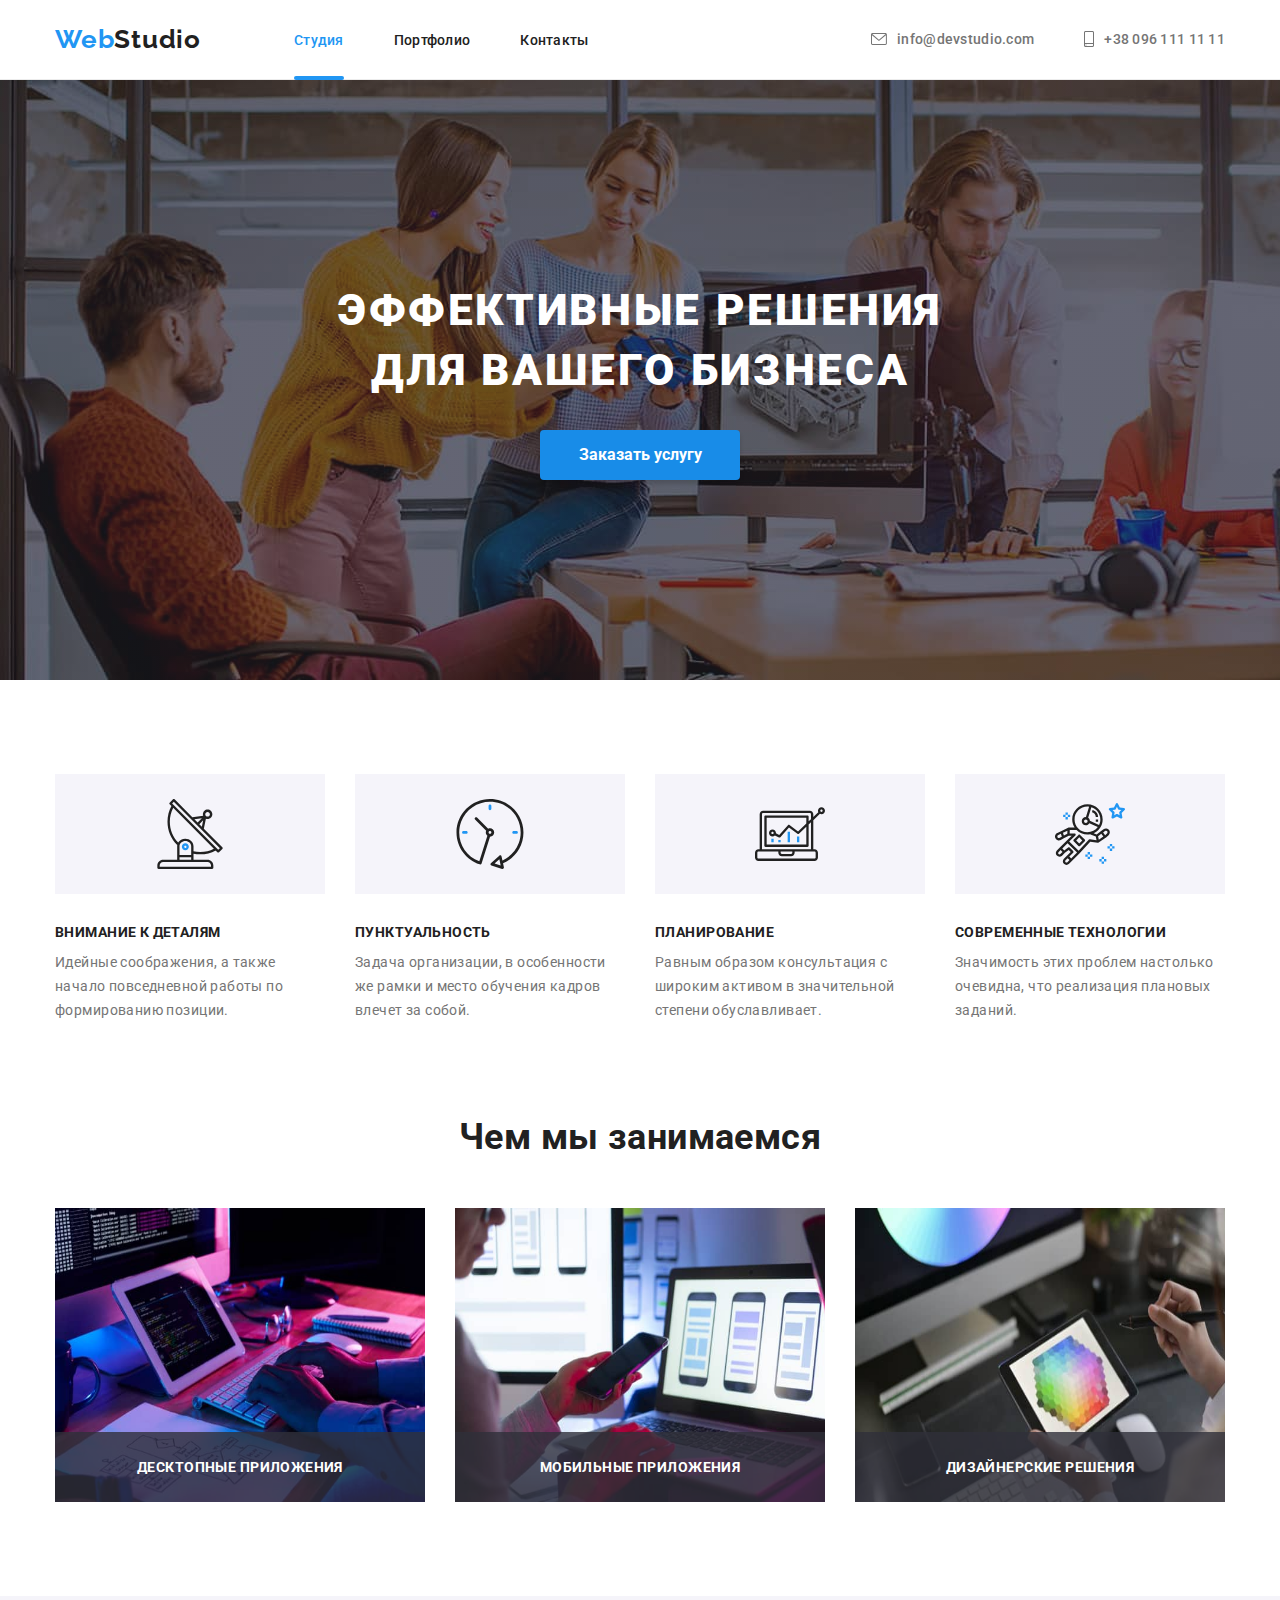
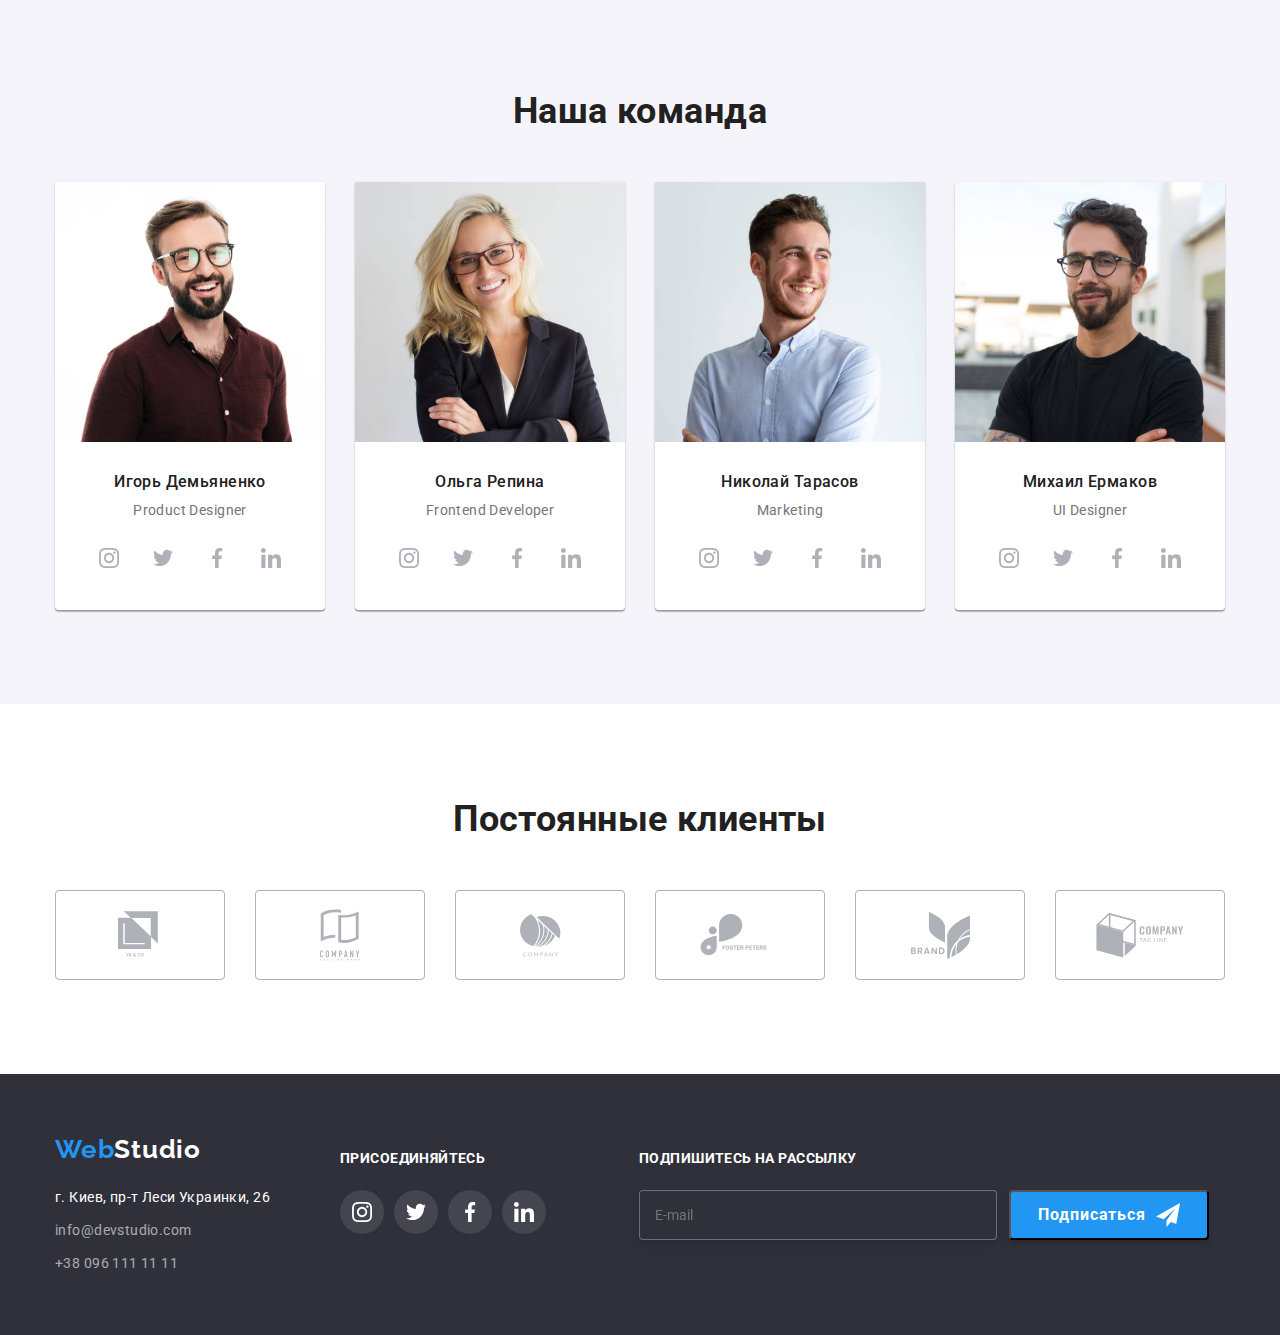
<file: index.html>
<!DOCTYPE html>
<html lang="ru">
<head>
    <meta charset="UTF-8">
    <meta name="viewport" content="width=device-width, initial-scale=1.0">
    <link rel="stylesheet" href="https://cdnjs.cloudflare.com/ajax/libs/modern-normalize/1.0.0/modern-normalize.min.css"/>
    <!-- <link rel="stylesheet" href="https://necolas.github.io/normalize.css/8.0.1/normalize.css" /> -->
    <link href="https://fonts.googleapis.com/css2?family=Oleo+Script&family=Raleway:wght@700&family=Roboto:wght@400;500;700;900&display=swap" rel="stylesheet">
    <link rel="stylesheet" href="./css/styles.css" />
    <title>Студия</title>
</head>

<body>
    <header>
        <div class="container container-header">
            <nav class="navigation">
                <a class="logo" href="./index.html" lang="en">Web<span class="logo-header">Studio</span></a>
                <ul class="container-nav">
                    <li class="nav-item"><a class="nav studio" href="./index.html">Студия</a></li>
                    <li class="nav-item"><a class="nav" href="./portfolio.html">Портфолио</a></li>
                    <li class="nav-item"><a class="nav" href="">Контакты</a></li>
                </ul>
            </nav>
            <address>
                <ul class="container-address">
                    <li class="contact-item">
                        <a class="contact-header mail" href="mailto:info@devstudio.com">
                            <svg class="envelope">
                                <use href="./images/icons/sprite.svg#envelope"></use>
                            </svg>
                            info@devstudio.com
                        </a>
                    </li>
                    <li class="contact-item">
                        <a class="contact-header phone" href="tel:+380961111111">
                            <svg class="smartphone">
                                <use href="./images/icons/sprite.svg#smartphone"></use>
                            </svg>
                            +38 096 111 11 11
                        </a>
                    </li>
                </ul>
            </address>
        </div>
    </header>

    <main>
        <section class="hero">
            <div class="container section-main">
                <h1 class="header-main">Эффективные решения для вашего бизнеса</h1>
                <button class="button-main" type="button" data-modal-open>Заказать услугу</button>
            </div>
        </section>

        <section class="features-section">
            <div class="container container-features">
                <ul class="features">
                    <li class="block-feature">
                        <div class="icon-feature">
                            <svg class="svg-feature">
                                <use href="./images/icons/sprite.svg#antenna"></use>
                            </svg>
                        </div>
                        <h3 class="header-feature">Внимание к деталям</h3>
                        <p class="desc-feature">Идейные соображения, а также начало повседневной работы по формированию позиции.</p>
                    </li>
                    <li class="block-feature">
                        <div class="icon-feature">
                            <svg class="svg-feature">
                                <use href="./images/icons/sprite.svg#clock"></use>
                            </svg>
                        </div>
                        <h3 class="header-feature">Пунктуальность</h3>
                        <p class="desc-feature">Задача организации, в особенности же рамки и место обучения кадров влечет за собой.</p>
                    </li>
                    <li class="block-feature">
                        <div class="icon-feature">
                            <svg class="svg-feature">
                                <use href="./images/icons/sprite.svg#diagram"></use>
                            </svg>
                        </div>
                        <h3 class="header-feature">Планирование</h3>
                        <p class="desc-feature">Равным образом консультация с широким активом в значительной степени обуславливает.</p>
                    </li>
                    <li class="block-feature">
                        <div class="icon-feature">
                            <svg class="svg-feature">
                                <use href="./images/icons/sprite.svg#astronaut"></use>
                            </svg>
                        </div>
                        <h3 class="header-feature">Современные технологии</h3>
                        <p class="desc-feature">Значимость этих проблем настолько очевидна, что реализация плановых заданий.</p>
                    </li>
                </ul>
            </div>
        </section>

        <section class="pictures-section">
            <div class="container">
                <h2 class="header-section">Чем мы занимаемся</h2>
                <ul class="images">
                    <li class="image">
                        <img src="./images/programer-working.jpg" width="370" height="294" alt="Написание программного кода" />
                        <p class="sign">Десктопные приложения</p>
                    </li>
                    <li class="image">
                        <img src="./images/developing-application-smartphones.jpg" width="370" height="294" alt="Анализ особенностей девайса" />
                        <p class="sign">Мобильные приложения</p>
                    </li>
                    <li class="image">
                        <img src="./images/colour-selection.jpg" width="370" height="294" alt="Выбор цветового оформления" />
                        <p class="sign">Дизайнерские решения</p>
                    </li>
                </ul>
            </div>
        </section>

        <section class="names-section">
            <div class="container">
                <h2 class="header-section">Наша команда</h2>
                <ul class="container-name">
                    <li class="block-name">
                        <img src="./images/ihor.jpg" width="270" height="260" alt="фото Игоря Демьяненко" />
                        <div class="name">
                            <h3 class="header-name">Игорь Демьяненко</h3>
                            <p class="desc-name" lang="en">Product Designer</p>
                            <ul class="icons-web">
                                <li class="item-web">
                                    <a class="link-web" href="https://instagram.com" target="_blank" rel="noopener noreferrer" aria-label="Instagram">
                                        <svg class="svg-web">
                                            <use href="./images/icons/sprite.svg#instagram"></use>
                                        </svg>
                                    </a>
                                </li>
                                <li class="item-web">
                                    <a class="link-web" href="https://twitter.com" target="_blank" rel="noopener noreferrer" aria-label="Twitter">
                                        <svg class="svg-web">
                                            <use href="./images/icons/sprite.svg#twitter"></use>
                                        </svg>
                                    </a>
                                </li>
                                <li class="item-web">
                                    <a class="link-web" href="https://facebook.com" target="_blank" rel="noopener noreferrer" aria-label="Facebook">
                                        <svg class="svg-web">
                                            <use href="./images/icons/sprite.svg#facebook"></use>
                                        </svg>
                                    </a>
                                </li>
                                <li class="item-web">
                                    <a class="link-web" href="https://linkedin.com" target="_blank" rel="noopener noreferrer" aria-label="LinkedIn">
                                        <svg class="svg-web">
                                            <use href="./images/icons/sprite.svg#linkedin"></use>
                                        </svg>
                                    </a>
                                </li>
                            </ul>
                        </div>
                    </li>
                    <li class="block-name">
                        <img src="./images/olha.jpg" width="270" height="260" alt="фото Ольги Репиной" />
                        <div class="name">
                            <h3 class="header-name">Ольга Репина</h3>
                            <p class="desc-name" lang="en">Frontend Developer</p>
                            <ul class="icons-web">
                                <li class="item-web">
                                    <a class="link-web" href="https://instagram.com" target="_blank" rel="noopener noreferrer" aria-label="Instagram">
                                        <svg class="svg-web">
                                            <use href="./images/icons/sprite.svg#instagram"></use>
                                        </svg>
                                    </a>
                                </li>
                                <li class="item-web">
                                    <a class="link-web" href="https://twitter.com" target="_blank" rel="noopener noreferrer" aria-label="Twitter">
                                        <svg class="svg-web">
                                            <use href="./images/icons/sprite.svg#twitter"></use>
                                        </svg>
                                    </a>
                                </li>
                                <li class="item-web">
                                    <a class="link-web" href="https://facebook.com" target="_blank" rel="noopener noreferrer" aria-label="Facebook">
                                        <svg class="svg-web">
                                            <use href="./images/icons/sprite.svg#facebook"></use>
                                        </svg>
                                    </a>
                                </li>
                                <li class="item-web">
                                    <a class="link-web" href="https://linkedin.com" target="_blank" rel="noopener noreferrer" aria-label="LinkedIn">
                                        <svg class="svg-web">
                                            <use href="./images/icons/sprite.svg#linkedin"></use>
                                        </svg>
                                    </a>
                                </li>
                            </ul>
                        </div>
                    </li>
                    <li class="block-name">
                        <img src="./images/mykhola.jpg" width="270" height="260" alt="фото Николая Тарасова" />
                        <div class="name">
                            <h3 class="header-name">Николай Тарасов</h3>
                            <p class="desc-name" lang="en">Marketing</p>
                            <ul class="icons-web">
                                <li class="item-web">
                                    <a class="link-web" href="https://instagram.com" target="_blank" rel="noopener noreferrer" aria-label="Instagram">
                                        <svg class="svg-web">
                                            <use href="./images/icons/sprite.svg#instagram"></use>
                                        </svg>
                                    </a>
                                </li>
                                <li class="item-web">
                                    <a class="link-web" href="https://twitter.com" target="_blank" rel="noopener noreferrer" aria-label="Twitter">
                                        <svg class="svg-web">
                                            <use href="./images/icons/sprite.svg#twitter"></use>
                                        </svg>
                                    </a>
                                </li>
                                <li class="item-web">
                                    <a class="link-web" href="https://facebook.com" target="_blank" rel="noopener noreferrer" aria-label="Facebook">
                                        <svg class="svg-web">
                                            <use href="./images/icons/sprite.svg#facebook"></use>
                                        </svg>
                                    </a>
                                </li>
                                <li class="item-web">
                                    <a class="link-web" href="https://linkedin.com" target="_blank" rel="noopener noreferrer" aria-label="LinkedIn">
                                        <svg class="svg-web">
                                            <use href="./images/icons/sprite.svg#linkedin"></use>
                                        </svg>
                                    </a>
                                </li>
                            </ul>
                        </div>
                    </li>
                    <li class="block-name">
                        <img src="./images/mykhaylo.jpg" width="270" height="260" alt="фото Михаила Ермакова" />
                        <div class="name">
                            <h3 class="header-name">Михаил Ермаков</h3>
                            <p class="desc-name" lang="en">UI Designer</p>
                            <ul class="icons-web">
                                <li class="item-web">
                                    <a class="link-web" href="https://instagram.com" target="_blank" rel="noopener noreferrer" aria-label="Instagram">
                                        <svg class="svg-web">
                                            <use href="./images/icons/sprite.svg#instagram"></use>
                                        </svg>
                                    </a>
                                </li>
                                <li class="item-web">
                                    <a class="link-web" href="https://twitter.com" target="_blank" rel="noopener noreferrer" aria-label="Twitter">
                                        <svg class="svg-web">
                                            <use href="./images/icons/sprite.svg#twitter"></use>
                                        </svg>
                                    </a>
                                </li>
                                <li class="item-web">
                                    <a class="link-web" href="https://facebook.com" target="_blank" rel="noopener noreferrer" aria-label="Facebook">
                                        <svg class="svg-web">
                                            <use href="./images/icons/sprite.svg#facebook"></use>
                                        </svg>
                                    </a>
                                </li>
                                <li class="item-web">
                                    <a class="link-web" href="https://linkedin.com" target="_blank" rel="noopener noreferrer" aria-label="LinkedIn">
                                        <svg class="svg-web">
                                            <use href="./images/icons/sprite.svg#linkedin"></use>
                                        </svg>
                                    </a>
                                </li>
                            </ul>
                        </div>
                    </li>
                </ul>
            </div>
        </section>

        <section class="permanent-section">
            <div class="container">
                <h3 class="header-section">Постоянные клиенты</h3>
                <ul class="icons-client">
                    <li class="item-client">
                        <a class="link-client" href="">
                            <svg class="client svg-client-1">
                                <use href="./images/icons/sprite.svg#logo_1"></use>
                            </svg>
                        </a>
                    </li>
                    <li class="item-client">
                        <a class="link-client" href="">
                            <svg class="client svg-client-2">
                                <use href="./images/icons/sprite.svg#logo_2"></use>
                            </svg>
                        </a>
                    </li>
                    <li class="item-client">
                        <a class="link-client" href="">
                            <svg class="client svg-client-3">
                                <use href="./images/icons/sprite.svg#logo_3"></use>
                            </svg>
                        </a>
                    </li>
                    <li class="item-client">
                        <a class="link-client" href="">
                            <svg class="client svg-client-4">
                                <use href="./images/icons/sprite.svg#logo_4"></use>
                            </svg>
                        </a>
                    </li>
                    <li class="item-client">
                        <a class="link-client" href="">
                            <svg class="client svg-client-5">
                                <use href="./images/icons/sprite.svg#logo_5"></use>
                            </svg>
                        </a>
                    </li>
                    <li class="item-client">
                        <a class="link-client" href="">
                            <svg class="client svg-client-6">
                                <use href="./images/icons/sprite.svg#logo_6"></use>
                            </svg>
                        </a>
                    </li>
                </ul>
            </div>
        </section>
    </main>

    <footer>
        <div class="container container-footer">
            <div class="left-footer">
                <a class="logo" href="./index.html" lang="en">Web<span class="logo-footer">Studio</span></a>
                <address>
                    <ul>
                        <li class="container-contacts"><a class="address" href="https://www.google.com/maps/d/viewer?mid=10uSM3H-mIU3GznYo2szRIEphczw&msa=0&ll=50.42732700000004%2C30.538092&z=17" target="_blank" rel="noopener noreferrer nofollow">г. Киев, пр-т Леси Украинки, 26</a></li>
                        <li class="container-contacts"><a class="contact-footer" href="mailto:info@devstudio.com">info@devstudio.com</a></li>
                        <li class="container-contacts"><a class="contact-footer" href="tel:+380961111111">+38 096 111 11 11</a></li>
                    </ul>
                </address>
            </div>
            <div class="center-footer">
                <span class="together">Присоединяйтесь</span>
                <ul class="icons-footer-web">
                    <li class="item-footer-web">
                        <a class="link-footer-web" href="https://instagram.com" target="_blank" rel="noopener noreferrer" aria-label="Instagram">
                            <svg class="svg-footer-web">
                                <use href="./images/icons/sprite.svg#instagram"></use>
                            </svg>
                        </a>
                    </li>
                    <li class="item-footer-web">
                        <a class="link-footer-web" href="https://twitter.com" target="_blank" rel="noopener noreferrer" aria-label="Twitter">
                            <svg class="svg-footer-web">
                                <use href="./images/icons/sprite.svg#twitter"></use>
                            </svg>
                        </a>
                    </li>
                    <li class="item-footer-web">
                        <a class="link-footer-web" href="https://facebook.com" target="_blank" rel="noopener noreferrer" aria-label="Facebook">
                            <svg class="svg-footer-web">
                                <use href="./images/icons/sprite.svg#facebook"></use>
                            </svg>
                        </a>
                    </li>
                    <li class="item-footer-web">
                        <a class="link-footer-web" href="https://linkedin.com" target="_blank" rel="noopener noreferrer" aria-label="LinkedIn">
                            <svg class="svg-footer-web">
                                <use href="./images/icons/sprite.svg#linkedin"></use>
                            </svg>
                        </a>
                    </li>
                </ul>
            </div>
            <div class="right-footer">
                <span class="together">Подпишитесь на рассылку</span>
                <form class="form-telegram" action="" method="post">
                    <input class="input-telegram" type="email" name="email-telegram" placeholder="E-mail"/>
                    <button class="button-telegram" type="submit">
                        <span class="text-telegram">Подписаться</span>
                        <svg class="svg-telegram">
                            <use href="./images/icons/sprite.svg#telegram"></use>
                        </svg>
                    </button>
                </form>
            </div>
        </div>
    </footer>

    <div class="backdrop is-hidden" data-modal>
        <div class="modal relative">
            <button class="close" data-modal-close>
                <svg class="x">
                    <use href="./images/icons/sprite.svg#close"></use>
                </svg>
            </button>
            <form class="modal-form">
                <span class="modal-text">Оставьте свои данные, мы вам перезвоним</span>
                <label class="modal-name-label">
                    <span class="label-text">Имя</span>
                    <input class="modal-input" type="text" name="modal-name" placeholder=""/>
                    <svg class="modal-svg modal-name-svg">
                        <use href="./images/icons/sprite.svg#person"></use>
                    </svg>
                </label>
                <label class="modal-phone-label">
                    <span class="label-text">Телефон</span>
                    <input class="modal-input" type="tel" name="modal-phone" placeholder=""/>
                    <svg class="modal-svg modal-phone-svg">
                        <use href="./images/icons/sprite.svg#phone"></use>
                    </svg>
                </label>
                <label class="modal-email-label">
                    <span class="label-text">Почта</span>
                    <input class="modal-input" type="email" name="modal-email" placeholder=""/>
                    <svg class="modal-svg modal-email-svg">
                        <use href="./images/icons/sprite.svg#email"></use>
                    </svg>
                </label>
                <label class="modal-comment-label">
                    <span class="label-text">Комментарий</span>
                    <textarea class="modal-input-comment" name="modal-comment" rows="6" placeholder="Введите текст"></textarea>
                </label>
                <label class="modal-checkbox-label">
                    <input class="checkbox" type="checkbox" name="user-checkbox"/>
                    <svg class="checkbox-svg">
                        <use href="./images/icons/sprite.svg#check"></use>
                    </svg>
                    <span>Соглашаюсь с рассылкой и принимаю <a class="checkbox-link" href="">Условия договора</a></span>
                </label>
                <button class="button-submit" type="submit">
                    <span class="text-submit">Отправить</span>
                </button>
            </form>
        </div>
    </div>

    <script src="./js/modal.js"></script>
</body>
</html>
</file>
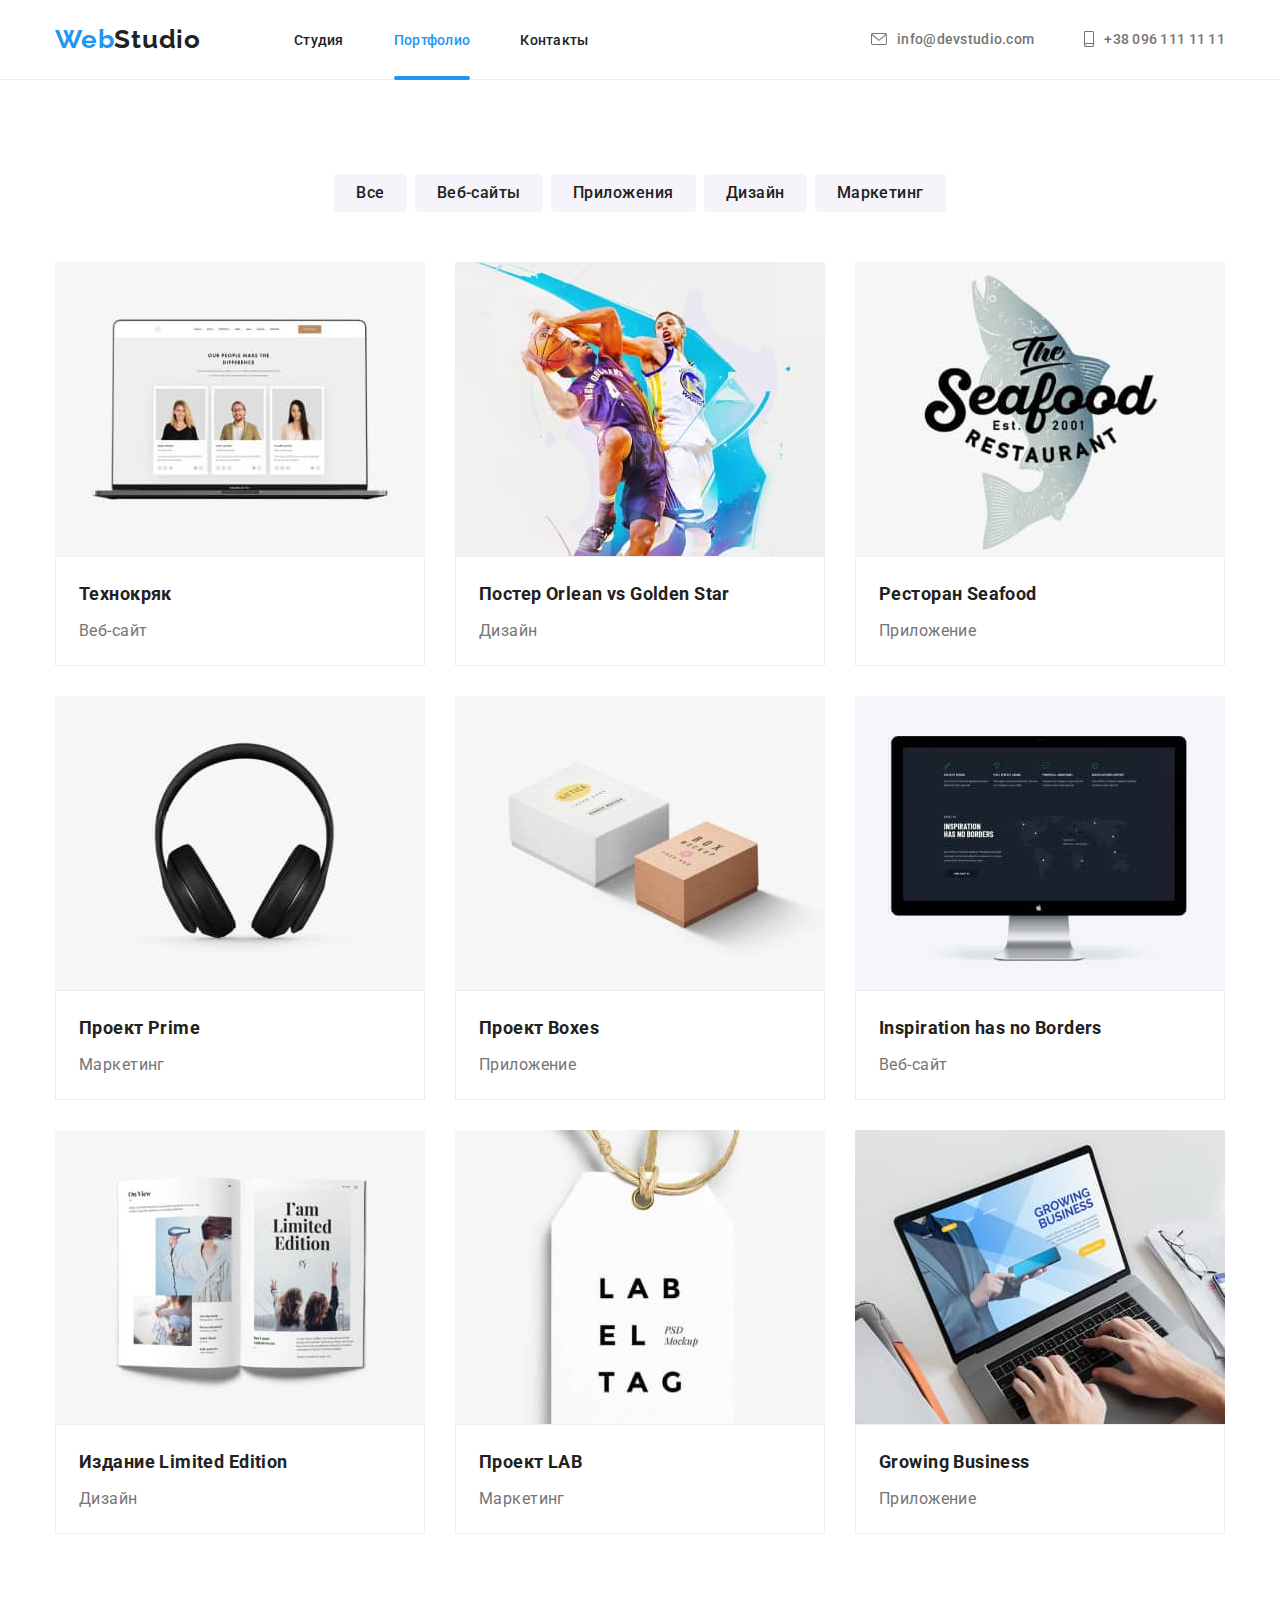
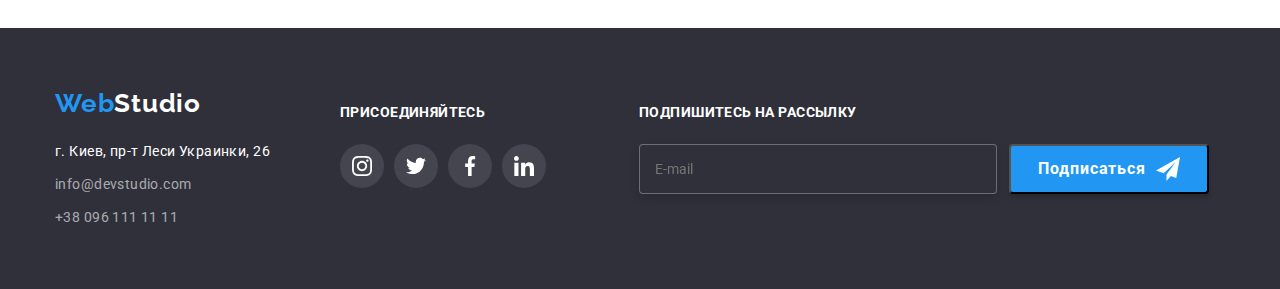
<file: portfolio.html>
<!DOCTYPE html>
<html lang="ru">
<head>
    <meta charset="UTF-8">
    <meta name="viewport" content="width=device-width, initial-scale=1.0">
    <link rel="stylesheet" href="https://cdnjs.cloudflare.com/ajax/libs/modern-normalize/1.0.0/modern-normalize.min.css"/>
    <!-- <link rel="stylesheet" href="https://necolas.github.io/normalize.css/8.0.1/normalize.css" /> -->
    <link href="https://fonts.googleapis.com/css2?family=Oleo+Script&family=Raleway:wght@700&family=Roboto:wght@400;500;700;900&display=swap" rel="stylesheet">
    <link rel="stylesheet" href="./css/styles.css" />
    <title>Портфолио</title>
</head>
<body>
    <header>
        <div class="container container-header">
            <nav class="navigation">
                <a class="logo" href="./index.html" lang="en">Web<span class="logo-header">Studio</span></a>
                <ul class="container-nav">
                    <li class="nav-item"><a class="nav" href="./index.html">Студия</a></li>
                    <li class="nav-item"><a class="nav portfolio" href="./portfolio.html">Портфолио</a></li>
                    <li class="nav-item"><a class="nav" href="">Контакты</a></li>
                </ul>
            </nav>
            <address>
                <ul class="container-address">
                    <li class="contact-item">
                        <a class="contact-header mail" href="mailto:info@devstudio.com">
                            <svg class="envelope">
                                <use href="./images/icons/sprite.svg#envelope"></use>
                            </svg>
                            info@devstudio.com
                        </a>
                    </li>
                    <li class="contact-item">
                        <a class="contact-header phone" href="tel:+380961111111">
                            <svg class="smartphone">
                                <use href="./images/icons/sprite.svg#smartphone"></use>
                            </svg>
                            +38 096 111 11 11
                        </a>
                    </li>
                </ul>
            </address>
        </div>
    </header>

    <main>
        <h1 hidden>Якась прихована херня</h1>
        <section class="block-portfolio">
            <div class="container">
                <h2 hidden>Лінки на портфоліо</h2>
                <ul class="block-button">
                    <li class="btn"><button class="buttons" type="button">Все</button></li>
                    <li class="btn"><button class="buttons" type="button">Веб-сайты</button></li>
                    <li class="btn"><button class="buttons" type="button">Приложения</button></li>
                    <li class="btn"><button class="buttons" type="button">Дизайн</button></li>
                    <li class="btn"><button class="buttons" type="button">Маркетинг</button></li>
                </ul>
                <ul class="desc">
                    <li class="desc-portfolio">
                        <a class="link-portfolio" href="">
                            <div class="box">
                                <img src="./images/tech.jpg" width="370" height="294" alt="Веб-сайт Технокряка" />
                                <p class="overlay">Технокряк это современная площадка распространения коронавируса. 
                                    Компании используют эту платформу для цифрового шпионажа и 
                                    атак на защищённые сервера конкурентов.</p>
                            </div>
                            <div class="project">
                                <h3 class="header-project">Технокряк</h3>
                                <p class="desc-project">Веб-сайт</p>
                            </div>
                        </a>
                    </li>
                    <li class="desc-portfolio">
                        <a class="link-portfolio" href="">
                            <div class="box">
                                <img src="./images/basket.jpg" width="370" height="294" alt="Дизайн постера" />
                                <p class="overlay">Технокряк это современная площадка распространения коронавируса. 
                                    Компании используют эту платформу для цифрового шпионажа и 
                                    атак на защищённые сервера конкурентов.</p>
                            </div>
                            <div class="project">
                                <h3 class="header-project">Постер <span lang="en">Orlean vs Golden Star</span></h3>
                                <p class="desc-project">Дизайн</p>
                            </div>
                        </a>
                    </li>
                    <li class="desc-portfolio">
                        <a class="link-portfolio" href="">
                            <div class="box">
                                <img src="./images/restaurant.jpg" width="370" height="294" alt="Приложение ресторана" />
                                <p class="overlay">Технокряк это современная площадка распространения коронавируса. 
                                    Компании используют эту платформу для цифрового шпионажа и 
                                    атак на защищённые сервера конкурентов.</p>
                            </div>
                            <div class="project">
                                <h3 class="header-project">Ресторан <span lang="en">Seafood</span></h3>
                                <p class="desc-project">Приложение</p>
                            </div>
                        </a>
                    </li>
                    <li class="desc-portfolio">
                        <a class="link-portfolio" href="">
                            <div class="box">
                                <img src="./images/prime.jpg" width="370" height="294" alt="Маркетинговый проект" />
                                <p class="overlay">Технокряк это современная площадка распространения коронавируса. 
                                    Компании используют эту платформу для цифрового шпионажа и 
                                    атак на защищённые сервера конкурентов.</p>
                                
                            </div>
                            <div class="project">
                                <h3 class="header-project">Проект <span lang="en">Prime</span></h3>
                                <p class="desc-project">Маркетинг</p>
                            </div>
                        </a>
                    </li>
                    <li class="desc-portfolio">
                        <a class="link-portfolio" href="">
                            <div class="box">
                                <img src="./images/boxes.jpg" width="370" height="294" alt="Приложение проекта" />
                                <p class="overlay">Технокряк это современная площадка распространения коронавируса. 
                                    Компании используют эту платформу для цифрового шпионажа и 
                                    атак на защищённые сервера конкурентов.</p>
                            </div>
                            <div class="project">
                                <h3 class="header-project">Проект <span lang="en">Boxes</span></h3>
                                <p class="desc-project">Приложение</p>
                            </div>
                        </a>
                    </li>
                    <li class="desc-portfolio">
                        <a class="link-portfolio" href="">
                            <div class="box">
                                <img src="./images/inspiration.jpg" width="370" height="294" alt="Веб-сайт Inspiration" />
                                <p class="overlay">Технокряк это современная площадка распространения коронавируса. 
                                    Компании используют эту платформу для цифрового шпионажа и 
                                    атак на защищённые сервера конкурентов.</p>
                            </div>
                            <div class="project">
                                <h3 class="header-project" lang="en">Inspiration has no Borders</h3>
                                <p class="desc-project">Веб-сайт</p>
                            </div>
                        </a>
                    </li>
                    <li class="desc-portfolio">
                        <a class="link-portfolio" href="">
                            <div class="box">
                                <img src="./images/publishing.jpg" width="370" height="294" alt="Дизайн издания" />
                                <p class="overlay">Технокряк это современная площадка распространения коронавируса. 
                                    Компании используют эту платформу для цифрового шпионажа и 
                                    атак на защищённые сервера конкурентов.</p>
                            </div>
                            <div class="project">
                                <h3 class="header-project">Издание <span lang="en">Limited Edition</span></h3>
                                <p class="desc-project">Дизайн</p>
                            </div>
                        </a>
                    </li>
                    <li class="desc-portfolio">
                        <a class="link-portfolio" href="">
                            <div class="box">
                                <img src="./images/lab.jpg" width="370" height="294" alt="Маркетинговый проект" />
                                <p class="overlay">Технокряк это современная площадка распространения коронавируса. 
                                    Компании используют эту платформу для цифрового шпионажа и 
                                    атак на защищённые сервера конкурентов.</p>
                            </div>
                            <div class="project">
                                <h3 class="header-project">Проект <span lang="en">LAB</span></h3>
                                <p class="desc-project">Маркетинг</p>
                            </div>
                        </a>
                    </li>
                    <li class="desc-portfolio">
                        <a class="link-portfolio" href="">
                            <div class="box">
                                <img src="./images/business.jpg" width="370" height="294" alt="Бизнесовое приложение" />
                                <p class="overlay">Технокряк это современная площадка распространения коронавируса. 
                                    Компании используют эту платформу для цифрового шпионажа и 
                                    атак на защищённые сервера конкурентов.</p>
                            </div>
                            <div class="project">
                                <h3 class="header-project" lang="en">Growing Business</h3>
                                <p class="desc-project">Приложение</p>
                            </div>
                        </a>
                    </li>
                </ul>
            </div>
        </section>
    </main>

    <footer>
        <div class="container container-footer">
            <div class="left-footer">
                <a class="logo" href="./index.html" lang="en">Web<span class="logo-footer">Studio</span></a>
                <address>
                    <ul>
                        <li class="container-contacts"><a class="address" href="https://www.google.com/maps/d/viewer?mid=10uSM3H-mIU3GznYo2szRIEphczw&msa=0&ll=50.42732700000004%2C30.538092&z=17" target="_blank" rel="noopener noreferrer nofollow">г. Киев, пр-т Леси Украинки, 26</a></li>
                        <li class="container-contacts"><a class="contact-footer" href="mailto:info@devstudio.com">info@devstudio.com</a></li>
                        <li class="container-contacts"><a class="contact-footer" href="tel:+380961111111">+38 096 111 11 11</a></li>
                    </ul>
                </address>
            </div>
            <div class="center-footer">
                <span class="together">Присоединяйтесь</span>
                <ul class="icons-footer-web">
                    <li class="item-footer-web">
                        <a class="link-footer-web" href="https://instagram.com" target="_blank" rel="noopener noreferrer" aria-label="Instagram">
                            <svg class="svg-footer-web">
                                <use href="./images/icons/sprite.svg#instagram"></use>
                            </svg>
                        </a>
                    </li>
                    <li class="item-footer-web">
                        <a class="link-footer-web" href="https://twitter.com" target="_blank" rel="noopener noreferrer" aria-label="Twitter">
                            <svg class="svg-footer-web">
                                <use href="./images/icons/sprite.svg#twitter"></use>
                            </svg>
                        </a>
                    </li>
                    <li class="item-footer-web">
                        <a class="link-footer-web" href="https://facebook.com" target="_blank" rel="noopener noreferrer" aria-label="Facebook">
                            <svg class="svg-footer-web">
                                <use href="./images/icons/sprite.svg#facebook"></use>
                            </svg>
                        </a>
                    </li>
                    <li class="item-footer-web">
                        <a class="link-footer-web" href="https://linkedin.com" target="_blank" rel="noopener noreferrer" aria-label="LinkedIn">
                            <svg class="svg-footer-web">
                                <use href="./images/icons/sprite.svg#linkedin"></use>
                            </svg>
                        </a>
                    </li>
                </ul>
            </div>
            <div class="right-footer">
                <span class="together">Подпишитесь на рассылку</span>
                <form class="form-telegram" action="" method="post">
                    <input class="input-telegram" type="email" name="email" placeholder="E-mail"/>
                    <button class="button-telegram" type="submit">
                        <span class="text-telegram">Подписаться</span>
                        <svg class="svg-telegram">
                            <use href="./images/icons/sprite.svg#telegram"></use>
                        </svg>
                    </button>
                </form>
            </div>
        </div>
    </footer>
</body>
</html>
</file>
<file: css/styles.css>
* {
    margin: 0px;
    padding: 0px;
}

p, h1, h2, h3, ul {
    margin-block-start: 0px;
    margin-block-end: 0px;
}

/* html {
    overflow-x: hidden;
} */

img {
    display: block;
    /* max-width: 100%; */
}

body {
    font-family: 'Roboto', sans-serif;
    font-weight: 400;
    font-size: 14px;
    color: #757575;
    letter-spacing: 0.03em;
    line-height: 24px;
}

a {
    text-decoration: none;
}

ul {
    list-style-type: none;
    padding-inline-start: 0px;
}

header {
    font-weight: 500;
    line-height: 16px;
    letter-spacing: 0.02em;
    padding-top: 24px;
    padding-bottom: 24px;
    border-bottom: 1px solid #ECECEC;
}

footer {
    padding-top: 60px;
    padding-bottom: 60px;
    background-color: #2F303A;
}

.nav, .contact-header, .contact-footer, .logo, .address {
    transition-property: color;
    transition-duration: 250ms;
    transition-timing-function: cubic-bezier(0.4, 0, 0.2, 1);
}

.nav:hover, .contact-header:hover, .contact-footer:hover,
.logo:hover, .address:hover/*, .contact-header:hover::before*/ {
    color: #2196F3;
    /* text-decoration: underline; */
    cursor: pointer;
}

.buttons:hover {
    color: #FFFFFF;
    background-color: #2196F3;
    /* text-decoration: underline; */
    cursor: pointer;
    box-shadow: 0px 3px 1px rgba(0, 0, 0, 0.1), 0px 1px 2px rgba(0, 0, 0, 0.08), 0px 2px 2px rgba(0, 0, 0, 0.12);
    border-radius: 4px;
}

.nav:focus, .contact-header:focus, .contact-footer:focus,
.logo:focus, .address:focus/*, .contact-header:focus::before*/ {
    color: #2196F3;
}

.buttons:focus {
    color: #FFFFFF;
    background-color:  #2196F3;
    box-shadow: 0px 3px 1px rgba(0, 0, 0, 0.1), 0px 1px 2px rgba(0, 0, 0, 0.08), 0px 2px 2px rgba(0, 0, 0, 0.12);
    border-radius: 4px;
}

.hero {
    background-color: #C4C4C4;
    background-image: linear-gradient(to right, rgba(47, 48, 58, 0.4), rgba(47, 48, 58, 0.4)), url(../images/fon.jpg);
    background-repeat: no-repeat;
    background-size: cover;
}

.logo {
    font-family: 'Raleway', sans-serif;
    font-weight: 700;
    font-size: 26px;
    color: #2196F3;
    line-height: 31px;
    letter-spacing: 0.03em;
}

header .logo {
    margin-right: 93px;
}

.logo-header, .nav {
    color: #212121;
}

.logo-footer {
    color: #FFFFFF;
}

.contact-header {
    color: #757575;
    font-style: normal;
}

.contact-footer {
    color: rgba(255, 255, 255, 0.6);
    font-style: normal;
}

.address {
    color: #FFFFFF;
    font-style: normal;
}

.button-main {
    font-family: 'Roboto', sans-serif;
    font-weight: 700;
    font-size: 16px;
    color: #FFFFFF;
    background-color: #188CE8;
    width: 200px;
    height: 50px;
    border: 0px;
    border-radius: 4px;
    box-shadow: 0px 4px 4px rgba(0, 0, 0, 0.15);
}

.buttons {
    font-family: 'Roboto', sans-serif;
    font-weight: 500;
    font-size: 16px;
    line-height: 26px;
    letter-spacing: 0.03em;
    color: #212121;
    background-color: #F5F4FA;
    border: 0px;
    border-radius: 4px;
    padding: 6px 22px;
    transition-property: color, background-color, box-shadow;
    transition-duration: 250ms;
    transition-timing-function: cubic-bezier(0.4, 0, 0.2, 1);
}

.header-main {
    font-weight: 900;
    font-size: 44px;
    color: #FFFFFF;
    text-transform: uppercase;
    text-align: center;
    letter-spacing: 0.06em;
    line-height: 60px;
    width: 696px;
    height: 120px;
    margin-bottom: 30px;
}

.header-project {
    font-weight: 700;
    font-size: 18px;
    color: #212121;
    line-height: 36px;
    margin-bottom: 4px;
}

.header-section {
    font-weight: 700;
    font-size: 36px;
    color: #212121;
    line-height: 42px;
    text-align: center;
    margin-bottom: 50px;
}

.header-feature {
    font-weight: 700;
    font-size: 14px;
    color: #212121;
    text-transform: uppercase;
    line-height: 16px;
    margin-bottom: 10px;
}

.header-name {
    font-weight: 500;
    font-size: 16px;
    color: #212121;
    line-height: 19px;
    text-align: center;
    margin-bottom: 10px;
}

.desc-name {
    line-height: 19px;
    text-align: center;
    margin-bottom: 16px;
}

/*.project {
    font-size: 16px;
    line-height: 30px;
    padding: 20px 24px;
}*/

.project {
    font-size: 16px;
    line-height: 30px;
    padding: 19px 23px;
    border: 1px solid #EEEEEE;
}

.desc-project {
    color: #757575;
}

.studio, .portfolio {
    color: #2196F3;
}

.nav-item {
    position: relative;
}

.studio::after, .portfolio::after {
    content: '';
    background-color: #2196F3;
    position: absolute;
    display: block;
    width: 100%;
    height: 4px;
    border-radius: 2px;
    bottom: -32px;
}

.container {
    width: 1200px;
    margin-left: auto;
    margin-right: auto;
    padding-left: 15px;
    padding-right: 15px;
}

.container-nav, .container-address {
    display: inline-flex;
}

.nav-item:not(:last-child), .contact-item:not(:last-child) {
    margin-right: 50px;
}

.container-header {
    display: flex;
    align-items: center;
    justify-content: flex-end;
}

.navigation {
    display: flex;
    align-items: center;
    margin-right: auto;
}

.hero {
    padding-top: 200px;
    padding-bottom: 200px;
}

.section-main {
    display: flex;
    flex-direction: column;
    align-items: center;
}

.features-section, .block-portfolio, .permanent-section {
    padding-top: 94px;
    padding-bottom: 94px;
}

/*.container-features {
    height: 101px;
}*/

.features, .images, .container-name {
    display: flex;
    flex-direction: row;
    /*margin-left: -30px;*/
}

.block-feature {
    /*margin-left: 30px;
    flex-basis: calc(100% / 4 - 30px);*/
    width: 270px;
}

.block-feature:not(:first-child), .image:not(:first-child),
.block-name:not(:first-child) {
    margin-left: 30px;
}

.pictures-section {
    padding-bottom: 94px;
}

.image {
    /*margin-left: 30px;
    flex-basis: calc(100% / 3 - 30px);*/
    width: 370px;
    position: relative;
}

.names-section {
    padding-top: 94px;
    padding-bottom: 94px;
    background-color: #F5F4FA;
}

.block-name {
    /*margin-left: 30px;
    flex-basis: calc(100% / 4 - 30px);*/
    width: 270px;
    background-color: #FFFFFF;
    border-radius: 0px 0px 4px 4px;
    box-shadow: 0px 1px 3px rgba(0, 0, 0, 0.12), 0px 1px 1px rgba(0, 0, 0, 0.14), 0px 2px 1px rgba(0, 0, 0, 0.2);
}

.name {
    margin-top: 30px;
    margin-bottom: 30px;
}

footer address {
    margin-top: 20px;
}

.container-contacts:not(:last-child) {
    margin-bottom: 9px;
}

.block-button {
    margin-bottom: 50px;
    display: flex;
    justify-content: center;
}

.btn:not(:last-child) {
    margin-right: 8px;
}

.desc {
    display: flex;
    flex-wrap: wrap;
    /*margin-left: -30px;
    margin-top: -30px;*/
}

.desc-portfolio {
    /*margin-left: 30px;
    margin-top: 30px;
    flex-basis: calc(100% / 3 - 30px);*/
    width: 370px;
}

.desc-portfolio:nth-child(n+4) {
    margin-top: 30px;
}

.desc-portfolio:not(:nth-child(3n+1)) {
    margin-left: 30px;
}

.icons-web, .icons-client {
    display:flex;
    justify-content: center;
}

.item-web:not(:last-child) {
    margin-right: 10px;
}

.link-web {
    display:flex;
    justify-content: center;
    align-items: center;
    width: 44px;
    height: 44px;
    background-color: #FFFFFF;
    border-radius: 50%;
    transition-property: background-color;
    transition-duration: 250ms;
    transition-timing-function: cubic-bezier(0.4, 0, 0.2, 1);
}

.link-web:hover, .link-web:focus,
.link-footer-web:hover, .link-footer-web:focus {
    background-color: #2196F3;
}

.link-web:hover .svg-web, .link-web:focus .svg-web,
.link-footer-web:hover .svg-footer-web, .link-footer-web:focus .svg-footer-web {
    fill: #FFFFFF;
}

.svg-web {
    width: 20px;
    height: 20px;
    fill: #AFB1B8;
    transition-property: fill;
    transition-duration: 250ms;
    transition-timing-function: cubic-bezier(0.4, 0, 0.2, 1);
}

/*.item-feature:not(:last-child) {
    margin-right: 30px;
}*/

.icon-feature {
    display:flex;
    justify-content: center;
    align-items: center;
    width: 270px;
    height: 120px;
    background-color: #F5F4FA;
    margin-bottom: 30px;
}

.svg-feature {
    width: 70px;
    height: 70px;
}

.svg-client-1 {
    width: 44px;
    height: 49px;
}

.svg-client-2 {
    width: 40px;
    height: 52px;
}

.svg-client-3 {
    width: 41px;
    height: 43px;
}

.svg-client-4 {
    width: 80px;
    height: 42px;
}

.svg-client-5 {
    width: 59px;
    height: 47px;
}

.svg-client-6 {
    width: 88px;
    height: 45px;
}

.client {
    fill: #AFB1B8;
    transition-property: fill;
    transition-duration: 250ms;
    transition-timing-function: cubic-bezier(0.4, 0, 0.2, 1);
}

.item-client:not(:last-child) {
    margin-right: 30px;
}

.link-client {
    display:flex;
    justify-content: center;
    align-items: center;
    width: 170px;
    height: 90px;
    border: 1px solid #AFB1B8;
    box-sizing: border-box;
    border-radius: 4px;
    cursor: pointer;
    transition-property: border;
    transition-duration: 250ms;
    transition-timing-function: cubic-bezier(0.4, 0, 0.2, 1);
}

.link-client:hover, .link-client:focus {
    border: 1px solid #2196F3;
}

.link-client:hover .client, .link-client:focus .client {
    fill: #2196F3;
}

.contact-header {
    display: flex;
    align-items: center;
}

/*.contact-header::before {
    margin-right: 10px;
    content: '';
    display: inline-block;
}

.mail::before {
    width: 16px;
    height: 12px;
    background-image: url(../images/icons/envelope.svg);
}

.phone::before {
    width: 10px;
    height: 16px;
    background-image: url(../images/icons/smartphone.svg);
}*/

.envelope {
    width: 16px;
    height: 12px;
}

.smartphone {
    width: 10px;
    height: 16px;
}

.envelope, .smartphone {
    margin-right: 10px;
    fill: #757575;
    transition-property: fill;
    transition-duration: 250ms;
    transition-timing-function: cubic-bezier(0.4, 0, 0.2, 1);
}

.contact-header:hover .envelope,  .contact-header:hover .smartphone,
.contact-header:focus .envelope,  .contact-header:focus .smartphone {
    fill: #2196F3;
}

.icons-footer-web {
    display:flex;
    margin-top: 20px;
}

.item-footer-web:not(:last-child) {
    margin-right: 10px;
}

.link-footer-web {
    display:flex;
    justify-content: center;
    align-items: center;
    width: 44px;
    height: 44px;
    background-color: rgba(255, 255, 255, 0.1);
    border-radius: 50%;
    transition-property: background-color;
    transition-duration: 250ms;
    transition-timing-function: cubic-bezier(0.4, 0, 0.2, 1);
}

.svg-footer-web {
    width: 20px;
    height: 20px;
    fill: #FFFFFF;
    transition-property: fill;
    transition-duration: 250ms;
    transition-timing-function: cubic-bezier(0.4, 0, 0.2, 1);
}

.container-footer {
    display: flex;
}

.left-footer {
    margin-right: 70px;
}

.center-footer {
    margin-right: 93px;
}

.center-footer, .right-footer {
    padding-top: 12px;
}

.together {
    font-weight: 700;
    font-size: 14px;
    line-height: 16px;
    letter-spacing: 0.03em;
    text-transform: uppercase;
    color: #FFFFFF;
}

.form-telegram {
    margin-top: 20px;
    display: flex;
}

.input-telegram {
    width: 358px;
    height: 50px;
    background-color: #2F303A;
    border: 1px solid rgba(255, 255, 255, 0.3);
    filter: drop-shadow(0px 4px 4px rgba(0, 0, 0, 0.15));
    border-radius: 4px;
    padding-left: 15px;
    margin-right: 12px;
    transition-property: border-color, outline;
    transition-duration: 250ms;
    transition-timing-function: cubic-bezier(0.4, 0, 0.2, 1);
}

.button-telegram {
    width: 200px;
    height: 50px;
    background-color: #2196F3;
    box-shadow: 0px 4px 4px rgba(0, 0, 0, 0.15);
    border-radius: 4px;
    display: flex;
    align-items: center;
    justify-content: center;
    transition-property: border-color, outline;
    transition-duration: 250ms;
    transition-timing-function: cubic-bezier(0.4, 0, 0.2, 1);
}

.input-telegram:hover, .input-telegram:focus,
.button-telegram:hover, .button-telegram:focus {
    border-color: #2196F3;
    outline: #2196F3;
    cursor: pointer;
}

.text-telegram {
    font-family: Roboto, sans-serif;
    font-style: 400;
    font-weight: bold;
    font-size: 16px;
    line-height: 30px;
    letter-spacing: 0.06em;
    color: #FFFFFF;
    margin-right: 10px;
}

.svg-telegram {
    width: 24px;
    height: 24px;
    fill: #FFFFFF;
}

.link-portfolio {
    display: block;
    width: 370px;
    height: 404px;
    transition-property: box-shadow;
    transition-duration: 250ms;
    transition-timing-function: cubic-bezier(0.4, 0, 0.2, 1);
}

.link-portfolio:hover, .link-portfolio:focus {
    box-shadow: 0px 1px 1px rgba(0, 0, 0, 0.12), 0px 4px 4px rgba(0, 0, 0, 0.06), 1px 4px 6px rgba(0, 0, 0, 0.16);   
}

.sign {
    position: absolute;
    bottom: 0;
    width: 370px;
    height: 70px;
    font-weight: 700;
    font-size: 14px;
    line-height: 16px;
    text-align: center;
    letter-spacing: 0.03em;
    text-transform: uppercase;
    padding-top: 27px;
    padding-bottom: 27px;
    color: #FFFFFF;
    background-color: rgba(47, 48, 58, 0.8);
}

.box {
    position: relative;
    width: 370px;
    height: 294px;
    overflow: hidden;
}

.link-portfolio:hover .overlay, .link-portfolio:focus .overlay {
    transform: translateY(0);
}

.overlay {
    position: absolute;
    bottom: 0;
    width: 100%;
    height: 100%;
    font-weight: 400;
    font-size: 18px;
    line-height: 28px;
    letter-spacing: 0.03em;
    color: #FFFFFF;
    background-color: rgba(33, 150, 243, 0.9);
    padding: 63px 24px;
    transform: translateY(100%);
    transition: transform 250ms cubic-bezier(0.4, 0, 0.2, 1);
}

.backdrop {
    background-color: rgba(0, 0, 0, 0.2);
    position: fixed;
    top: 0;
    bottom: 0;
    left: 0;
    right: 0;
    z-index: 100;
    opacity: 1;
    transition: transform 250ms cubic-bezier(0.4, 0, 0.2, 1);
}

.modal {
    position: absolute;
    width: 528px;
    height: 581px;
    background-color: #FFFFFF;
    box-shadow: 0px 1px 3px rgba(0, 0, 0, 0.12), 0px 1px 1px rgba(0, 0, 0, 0.14), 0px 2px 1px rgba(0, 0, 0, 0.2);
    border-radius: 4px;
    top: 221px;
    left: 50%;
    transform: translateX(-50%) scale(1);
    transition: transform 250ms cubic-bezier(0.4, 0, 0.2, 1);
}

.relative {
    position: relative;
}

.close {
    position: absolute;
    top: 8px;
    right: 8px;
    width: 30px;
    height: 30px;
    background-color: #FFFFFF;
    /*background-image: url(../images/icons/close.svg);*/
    border: 1px solid rgba(0, 0, 0, 0.1);
    border-radius: 50%;
}

.x {
    width: 11px;
    height: 11px;
    fill: #000000;
}

.is-hidden {
    opacity: 0;
    visibility: hidden;
    pointer-events: none;
}

.is-hidden .modal {
    transform: translateX(-50%) scale(0.125);
}

.modal-form {
    padding: 40px;
}

.modal-text {
    font-family: Roboto, sans-serif;
    font-style: 400;
    font-weight: bold;
    font-size: 20px;
    line-height: 23px;
    text-align: center;
    letter-spacing: 0.03em;
    color: #212121;
}

.label-text {
    font-family: Roboto, sans-serif;
    font-style: normal;
    font-weight: 400;
    font-size: 12px;
    line-height: 14px;
    letter-spacing: 0.01em;
    color: #757575;
}

.modal-input-comment::placeholder {
    font-family: Roboto, sans-serif;
    font-style: normal;
    font-weight: 400;
    font-size: 12px;
    line-height: 14px;
    letter-spacing: 0.01em;
    color: rgba(117, 117, 117, 0.5);    
}

.modal-name-label, .modal-phone-label, .modal-email-label /*, .modal-comment-label*/ {
    display: block;
}

.modal-comment-label {
    display: flex;
    flex-wrap: wrap;
}

.modal-name-label {
    margin-top: 6px;
}

.modal-phone-label, .modal-email-label/*, .modal-comment-label*/ {
    margin-top: 4px;
}

.modal-comment-label {
    margin-top: 10px;
}

.modal-name-svg {
    position: absolute;
    width: 12px;
    height: 12px;
    top: 107px /*32px*/;
    left: 55px /*15px*/;
}

.modal-phone-svg {
    position: absolute;
    width: 13px;
    height: 13px;
    top: 174px /*32px*/;
    left: 54px /*15px*/;
}

.modal-email-svg {
    position: absolute;
    width: 15px;
    height: 12px;
    top: 243px /*32px*/;
    left: 54px /*15px*/;
}

.modal-input {
    padding-left: 40px;
    height: 40px;
}

.modal-input-comment {
    padding: 12px 16px;
    margin-top: 4px;
    resize: none;
}

.modal-input, .modal-input-comment {
    width: 100%;
    border: 1px solid rgba(33, 33, 33, 0.2);
    box-sizing: border-box;
    border-radius: 4px;
    transition-property: border-color, outline;
    transition-duration: 250ms;
    transition-timing-function: cubic-bezier(0.4, 0, 0.2, 1);
}

.modal-input:hover, .modal-input:focus,
.modal-input-comment:hover, .modal-input-comment:focus {
    border-color: #2196F3;
    outline: #2196F3;
    cursor: pointer;
}

.modal-svg {
    transition-property: fill;
    transition-duration: 250ms;
    transition-timing-function: cubic-bezier(0.4, 0, 0.2, 1);
}

.modal-input:hover ~.modal-svg, .modal-input:focus ~.modal-svg {
    fill: #2196F3;
}

.modal-checkbox-label {
    display: block;
    text-align: center;
    /*display: flex;
    align-items: center;
    justify-content: center;*/
    margin-top: 20px;
}

.checkbox {
    position: absolute;
    width: 1px;
    height: 1px;
    margin: -1px;
    padding: 0px;
    overflow: hidden;
    border: 0px;
    clip: rect(0 0 0 0);
}

.checkbox-svg {
    display: inline-block;
    width: 16px;
    height: 15px;
    fill: #FFFFFF;
    border: 2px solid #212121;
    border-radius: 2px;
    margin-right: 8px;
}

.checkbox:checked + .checkbox-svg {
    background-color: #2196F3;
    border-color: #2196F3;
}

.checkbox-link {
    color: #2196F3;
    text-decoration: underline;
}

.button-submit {
    width: 200px;
    height: 50px;
    background-color: #2196F3;
    display: flex;
    align-items: center;
    justify-content: center;
    box-shadow: 0px 4px 4px rgba(0, 0, 0, 0.15);
    border-radius: 4px;
    margin-top: 30px;
    margin-left: auto;
    margin-right: auto;
    transition-property: border-color, outline;
    transition-duration: 250ms;
    transition-timing-function: cubic-bezier(0.4, 0, 0.2, 1);
}

.button-submit:hover, .button-submit:focus {
    border-color: #2196F3;
    outline: #2196F3;
    cursor: pointer;
}

.text-submit {
    font-family: Roboto, sans-serif;
    font-style: 400;
    font-weight: bold;
    font-size: 16px;
    line-height: 30px;
    letter-spacing: 0.06em;
    color: #FFFFFF;
}

.close:hover, .close:focus {
    border-color: #2196F3;
    outline: #2196F3;
    cursor: pointer;
}

.close:hover .x, .close:focus .x {
    fill: #2196F3;
}
</file>
